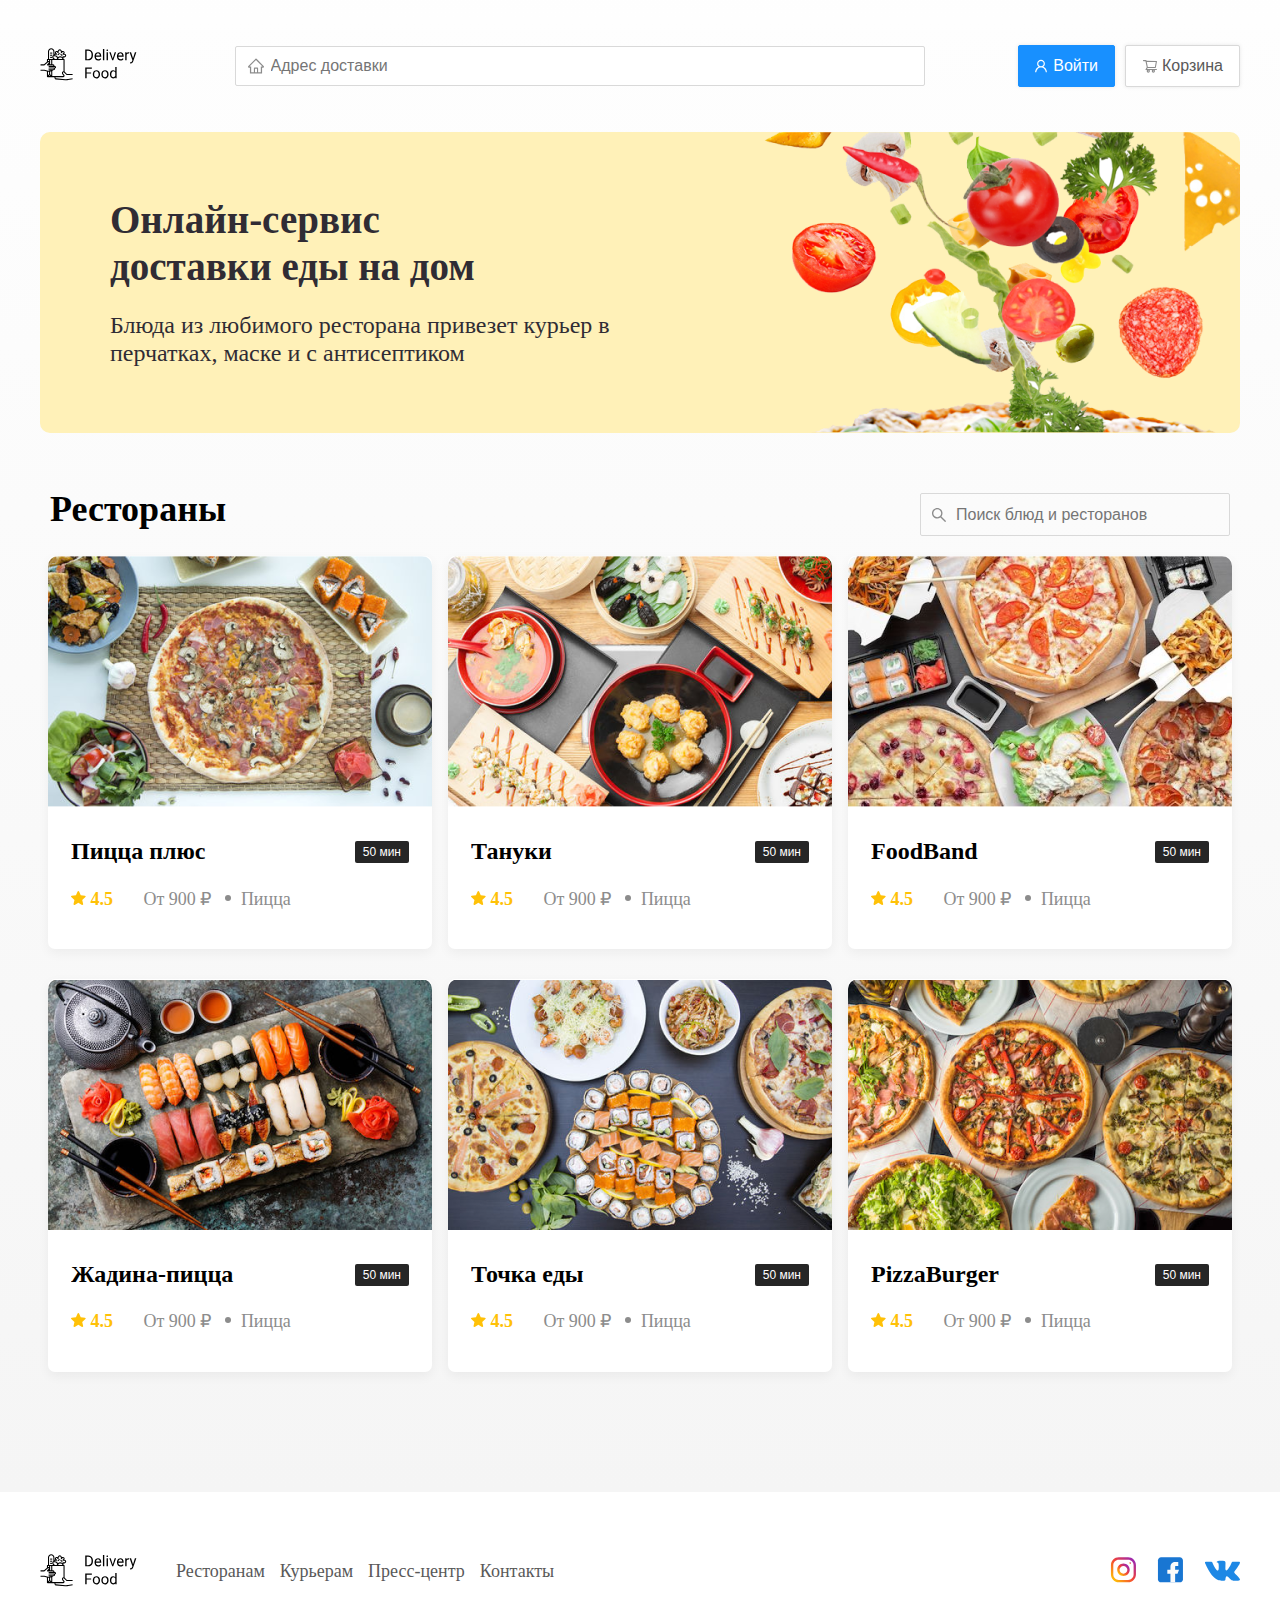
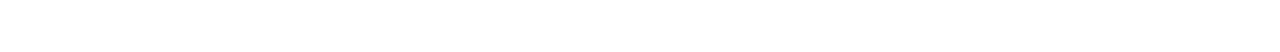
<file: index.html>
<!DOCTYPE html>
<html lang="ru">
<head>
    <meta charset="UTF-8">
    <meta name="viewport" content="width=device-width, initial-scale=1.0">
    <title>Delivery Food - доставка еды на дом</title>
    <link rel="stylesheet" href="./css/reset.css">
    <link rel="stylesheet" href="./css/main.css">
</head>
<body>

    <div class="container">

        <header class="header">

            <a href="#">
                <img class="logo" src="./img/header/logo.svg" alt="logo">
            </a>
            
            <input type="text" class="input search-input" placeholder="Адрес доставки">

            <div class="header__buttons">

                <button class="header-button header-button-primary">
                    <img class='header-button-icon' src="./img/header/Vector.svg" alt="user">
                    <span class="header-button-text">Войти</span> 
                </button>

                <button class="header-button" data-basket>
                    <img class="header-shopping-card" src="./img/header/shopping-cart.svg" alt="shopping cart">
                    <span class="header-button-text">Корзина</span>
                </button>

            </div>

        </header>

        <!-- Section promo -->
        <section class="promo">

            <div class="promo-desrc">
                <h1 class="promo-desrc__heading">Онлайн-сервис доставки еды на дом</h1>
                <p class="promo-descr__text">Блюда из любимого ресторана привезет курьер в перчатках, маске и с антисептиком</p>
            </div>

        </section>
        <!-- // Section promo -->

        <!-- div restaurants -->
        <div class="restaurants">

            <div class="restaurants__content-head">
                <span>Рестораны</span>
                <input class="input restaurant__search" type="text" placeholder="Поиск блюд и ресторанов">
            </div>

            <div class="restaurants__card-wrapper">

                <!-- card item pizza-plus -->
                <div class="restaurants__card">

                    <a href="#" class="restaurants__card-img">
                        <img src="./img/restaurants/pizza-plus.png" alt="Пицца плюс">
                    </a>

                    <div class="restaurants__card-info">

                        <div class="restaurants__card-name">
                            <span>Пицца плюс</span>
                            <span class="restaurants__card-time">50 мин</span>
                        </div>

                        <div class="restaurants__card-mini-info">
                            <span class="restaurants__card-rating">
                                <img src="./img/restaurants/star.svg" alt="star rating">
                                4.5
                            </span>
                            <span class="restaurants__card-price">От 900 ₽</span>
                            <span class="restaurants__card-food">Пицца</span>
                        </div>

                    </div>

                </div>
                <!-- // card item pizza-plus -->

                <!-- card item tanuki -->
                <div class="restaurants__card">

                    <a href="./html/tanuki-restaurant.html" class="restaurants__card-img">
                        <img src="./img/restaurants/tanuki.png" alt="Тануки">
                    </a>

                    <div class="restaurants__card-info">

                        <div class="restaurants__card-name">
                            <span>Тануки</span>
                            <span class="restaurants__card-time">50 мин</span>
                        </div>

                        <div class="restaurants__card-mini-info">
                            <span class="restaurants__card-rating">
                                <img src="./img/restaurants/star.svg" alt="star rating">
                                4.5
                            </span>
                            <span class="restaurants__card-price">От 900 ₽</span>
                            <span class="restaurants__card-food">Пицца</span>
                        </div>

                    </div>

                </div>
                <!-- // card item tanuki -->

                <!-- card item FoodBand -->
                <div class="restaurants__card">

                    <a href="#" class="restaurants__card-img">
                        <img src="./img/restaurants/FoodBand.png" alt="FoodBand">
                    </a>

                    <div class="restaurants__card-info">

                        <div class="restaurants__card-name">
                            <span>FoodBand</span>
                            <span class="restaurants__card-time">50 мин</span>
                        </div>

                        <div class="restaurants__card-mini-info">
                            <span class="restaurants__card-rating">
                                <img src="./img/restaurants/star.svg" alt="star rating">
                                4.5
                            </span>
                            <span class="restaurants__card-price">От 900 ₽</span>
                            <span class="restaurants__card-food">Пицца</span>
                        </div>

                    </div>

                </div>
                <!-- // card item FoodBand -->

                <!-- card item Greedy-Pizza -->
                <div class="restaurants__card">

                    <a href="#" class="restaurants__card-img">
                        <img src="./img/restaurants/Greedy-Pizza.png" alt="Greedy Pizza">
                    </a>

                    <div class="restaurants__card-info">

                        <div class="restaurants__card-name">
                            <span>Жадина-пицца</span>
                            <span class="restaurants__card-time">50 мин</span>
                        </div>

                        <div class="restaurants__card-mini-info">
                            <span class="restaurants__card-rating">
                                <img src="./img/restaurants/star.svg" alt="star rating">
                                4.5
                            </span>
                            <span class="restaurants__card-price">От 900 ₽</span>
                            <span class="restaurants__card-food">Пицца</span>
                        </div>

                    </div>

                </div>
                <!-- // card item Greedy-Pizza -->

                <!-- card item food-point -->
                <div class="restaurants__card">

                    <a href="#" class="restaurants__card-img">
                        <img src="./img/restaurants/food-point.png" alt="Точка еды">
                    </a>

                    <div class="restaurants__card-info">

                        <div class="restaurants__card-name">
                            <span>Точка еды</span>
                            <span class="restaurants__card-time">50 мин</span>
                        </div>

                        <div class="restaurants__card-mini-info">
                            <span class="restaurants__card-rating">
                                <img src="./img/restaurants/star.svg" alt="star rating">
                                4.5
                            </span>
                            <span class="restaurants__card-price">От 900 ₽</span>
                            <span class="restaurants__card-food">Пицца</span>
                        </div>

                    </div>

                </div>
                <!-- // card item food-point -->

                <!-- card item PizzaBurger -->
                <div class="restaurants__card">

                    <a href="#" class="restaurants__card-img">
                        <img src="./img/restaurants/PizzaBurger.png" alt="PizzaBurger">
                    </a>

                    <div class="restaurants__card-info">

                        <div class="restaurants__card-name">
                            <span>PizzaBurger</span>
                            <span class="restaurants__card-time">50 мин</span>
                        </div>

                        <div class="restaurants__card-mini-info">
                            <span class="restaurants__card-rating">
                                <img src="./img/restaurants/star.svg" alt="star rating">
                                4.5
                            </span>
                            <span class="restaurants__card-price">От 900 ₽</span>
                            <span class="restaurants__card-food">Пицца</span>
                        </div>

                    </div>

                </div>
                <!-- // card item PizzaBurger -->

            </div>

        </div>
        <!-- // div restaurants -->

        <!-- <div class="shadow"></div> -->

        <!-- modal -->
        <div class="modal-wrapper none" data-close>
            <div class="modal">
                <div class="modal__heading">
                    <span class='modal__basket'>Корзина</span>
                    <img src='../img/header/group.svg' class="modal__circle" data-close>
                </div>
                
                <!-- product list -->
                <div class="modal__orders">
            
                    <!-- item default -->
                    <div class="modal__orders-default">
                    <p>Корзина пуста</p>
                    </div>
                    <!-- // item default -->
                
                </div>
                <!-- // product list -->
            
                <div class="modal__footer">
                    <div class="modal__sum">0 ₽</div>
                    <div class="modal__footer-buttons">
                        <button class="modal__checkout">Оформить заказ</button>
                        <button class="modal__canceling" data-close>Отмена</button>
                    </div>
                </div>
            </div>
        </div>
        <!-- // modal -->

        <!-- footer -->
        <footer class="footer">

            <div class="footer-nav">

                <a class="footer__link-logo" href="#">
                    <img class="logo" src="./img/header/logo.svg" alt="logo">
                </a>

                <nav class="footer-nav--page">
                    <a href="#">Ресторанам</a>
                    <a href="#">Курьерам</a>
                    <a href="#">Пресс-центр</a>
                    <a href="#">Контакты</a>
                </nav>

            </div>
            
            <div class="footer__social-icons">
                <a href="#"><img src="./img/footer/instagram.svg" alt="instagram"></a>
                <a href="#"><img src="./img/footer/facebook.svg" alt="facebook"></a>
                <a href="#"><img src="./img/footer/vk.svg" alt="vk"></a>
            </div>

        </footer>
        <!-- // footer -->
    </div>

    <script src="./js/basket.js"></script>
</body>
</html>
</file>
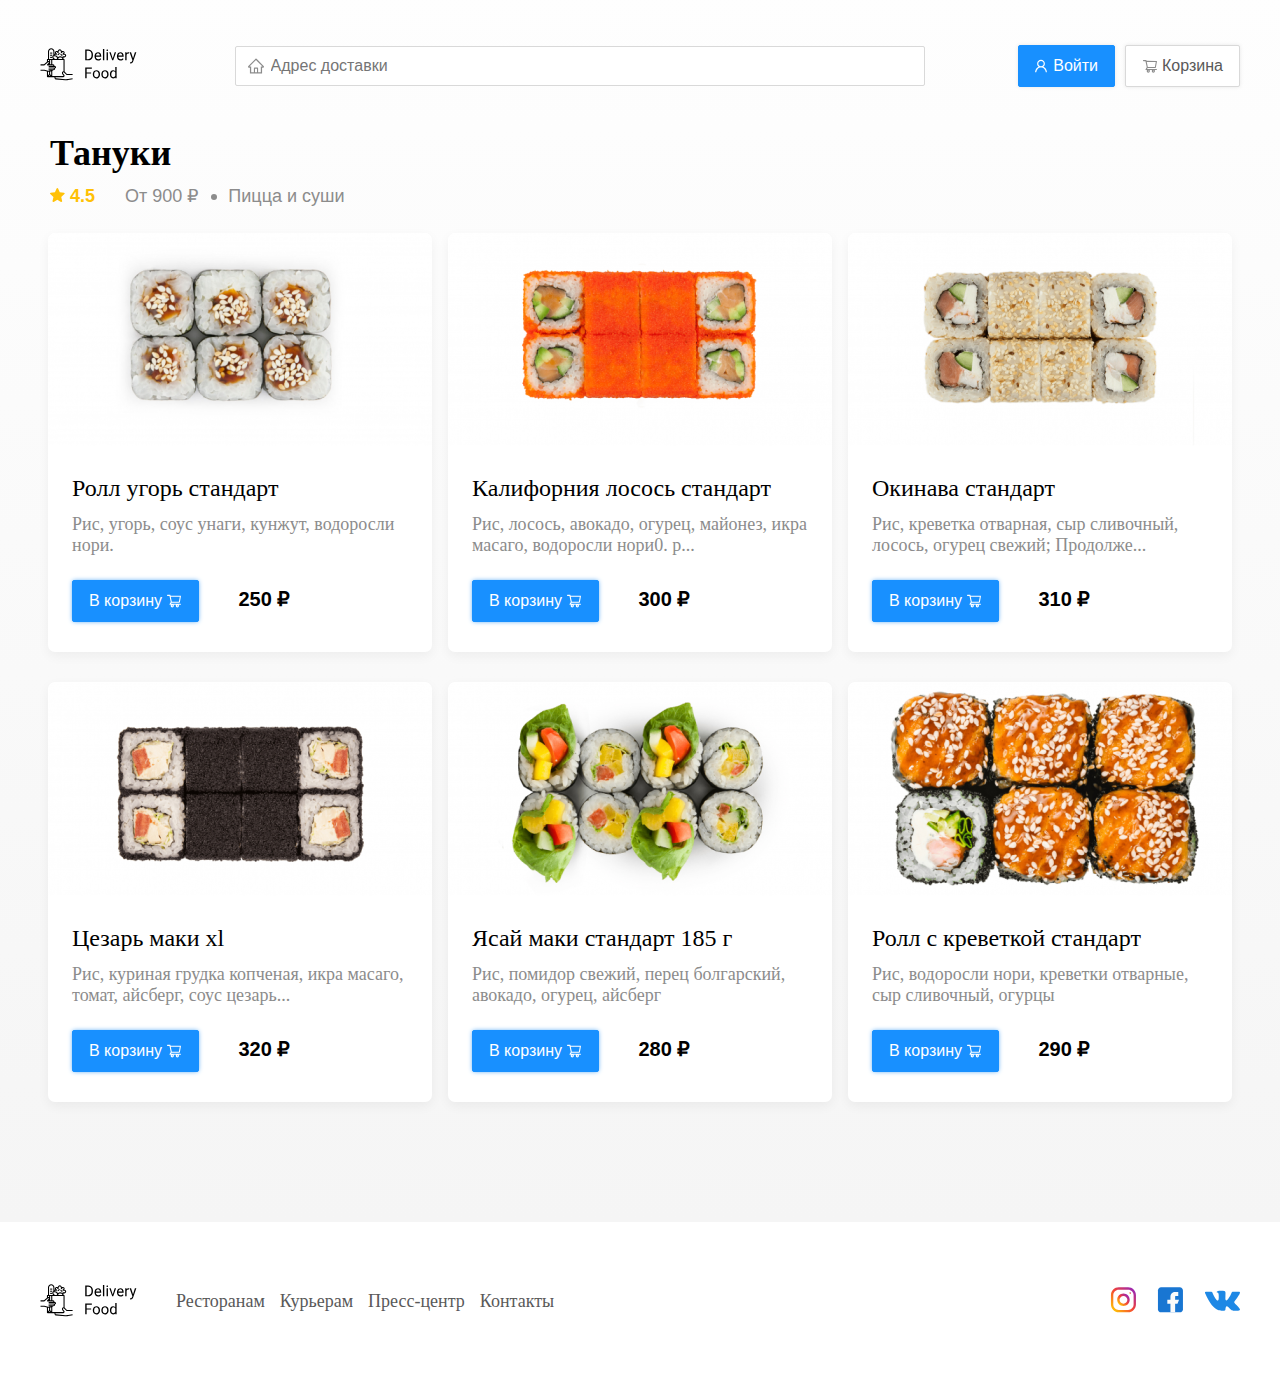
<file: html/tanuki-restaurant.html>
<!DOCTYPE html>
<html lang="ru">
<head>
    <meta charset="UTF-8">
    <meta name="viewport" content="width=device-width, initial-scale=1.0">
    <title>Delivery Food - доставка еды на дом</title>
    <link rel="stylesheet" href="../css/reset.css">
    <link rel="stylesheet" href="../css/restaurants.css">
</head>
<body>

    <div class="container">

        <header class="header">

            <a href="../index.html">
                <img class="logo" src="../img/header/logo.svg" alt="logo">
            </a>
            
            <input type="text" class="input search-input" placeholder="Адрес доставки">

            <div class="header__buttons">

                <button class="header-button header-button-primary">
                    <img class='header-button-icon' src="../img/header/Vector.svg" alt="user">
                    <span class="header-button-text">Войти</span> 
                </button>

                <button class="header-button" data-basket>
                    <img class="header-shopping-card" src="../img/header/shopping-cart.svg" alt="shopping cart">
                    <span class="header-button-text">Корзина</span>
                </button>

            </div>
            
        </header>

        <!-- div restaurants -->
        <div class="restaurants">

            <div class="restaurants__content-head">
                <h1>Тануки</h1>

                <div class="restaurants__card-mini-info">
                    <span class="restaurants__card-rating">
                        <img src="../img/restaurants/star.svg" alt="star rating">
                        4.5
                    </span>
                    <span class="restaurants__card-price">От 900 ₽</span>
                    <span class="restaurants__card-food">Пицца и суши</span>
                </div>

            </div>

            <div class="restaurants__card-wrapper"></div>

        </div>

        <!-- modal -->
        <div class="modal-wrapper none" data-close>
            <div class="modal">
                <div class="modal__heading">
                    <span class='modal__basket'>Корзина</span>
                    <img src='../img/header/group.svg' class="modal__circle" data-close>
                </div>
                
                <!-- product list -->
                <div class="modal__orders">
            
                    <!-- item default -->
                    <div class="modal__orders-default">
                    <p>Корзина пуста</p>
                    </div>
                    <!-- // item default -->
                
                </div>
                <!-- // product list -->
            
                <div class="modal__footer">
                    <div class="modal__sum">0 ₽</div>
                    <div class="modal__footer-buttons">
                        <button class="modal__checkout">Оформить заказ</button>
                        <button class="modal__canceling" data-close>Отмена</button>
                    </div>
                </div>
            </div>
        </div>
        <!-- // modal -->

        <!-- footer -->
        <footer class="footer">

            <div class="footer-nav">

                <a class="footer__link-logo" href="../index.html">
                    <img class="logo" src="../img/header/logo.svg" alt="logo">
                </a>

                <nav class="footer-nav--page">
                    <a href="#">Ресторанам</a>
                    <a href="#">Курьерам</a>
                    <a href="#">Пресс-центр</a>
                    <a href="#">Контакты</a>
                </nav>

            </div>
            
            <div class="footer__social-icons">
                <a href="#"><img src="../img/footer/instagram.svg" alt="instagram"></a>
                <a href="#"><img src="../img/footer/facebook.svg" alt="facebook"></a>
                <a href="#"><img src="../img/footer/vk.svg" alt="vk"></a>
            </div>

        </footer>
        <!-- // footer -->
    </div>
    
    <script src="../js/tanukiObg.js"></script>
    <script src="../js/basket.js"></script>
</body>
</html>
</file>
<file: css/main.css>
* {
  box-sizing: border-box;
}
body {
  margin: 0;
  font-family: 'Montserrat', sans-serif;
  position: relative;
}
img {
  max-width: 100%;
  height: auto;
}
.container {
  max-width: 1220px;
  padding: 0 10px;
  margin: auto;
  width: 100%;
}
.container::after {
  content: '';
  position: absolute;
  left: 0;
  right: 0;
  background: linear-gradient(180deg, rgba(245, 245, 245, 0) 1.04%, #f5f5f5 100%);
  height: 100%;
  z-index: -1;
  bottom: 252px;
}
@media (min-width: 500px) {
  .container::after {
    bottom: 145px;
  }
}
@media (min-width: 768px) {
  .container::after {
    bottom: 160px;
  }
}
.none {
  z-index: -20 !important;
  opacity: 0 !important;
}
.modal-wrapper {
  position: absolute;
  display: flex;
  justify-content: center;
  align-items: center;
  left: 0;
  top: 0;
  height: 100vh;
  width: 100%;
  background: rgba(0, 0, 0, 0.4);
  overflow: hidden;
  z-index: 100;
  opacity: 1;
}
.modal {
  max-width: 780px;
  width: 100%;
  background: #FFFFFF;
  border-radius: 5px;
  font-family: Roboto;
  font-style: normal;
  color: #000000;
  margin: 0 20px;
  padding: 20px 25px;
  max-height: calc 80vh;
}
@media (min-width: 578px) {
  .modal {
    padding: 40px 45px;
  }
}
.modal__heading {
  display: flex;
  justify-content: space-between;
  align-items: center;
  margin-bottom: 0;
}
@media (min-width: 578px) {
  .modal__heading {
    margin-bottom: 15px;
  }
}
.modal__basket {
  font-style: normal;
  font-weight: bold;
  font-size: 26px;
  line-height: 1.4;
}
@media (min-width: 578px) {
  .modal__basket {
    font-size: 36px;
  }
}
.modal__circle {
  width: 24px;
  height: 24px;
  background: #fff center;
  border-radius: 5px;
  border: none;
  background-size: cover;
  outline: 0;
  cursor: pointer;
}
.modal__orders {
  overflow: hidden;
  display: inline-block;
  width: 100%;
  overflow: overlay;
  max-height: 300px;
  margin: 15px 0;
}
@media (min-width: 578px) {
  .modal__orders {
    max-height: 400px;
    margin: 30px 0;
  }
}
.modal__orders-item {
  padding: 0 15px 8px 0;
  border-bottom: 1px solid #D9D9D9;
  margin-top: 15px;
  overflow: hidden;
}
.modal__item-name {
  margin-right: auto;
  line-height: 1.2;
  font-weight: normal;
  font-size: 18px;
  line-height: 1.8;
  display: block;
}
@media (min-width: 578px) {
  .modal__item-name {
    display: inline-block;
  }
}
.modal__item-price {
  margin-left: auto;
  font-weight: bold;
  font-size: 20px;
  line-height: 1.6;
  float: right;
  font-family: sans-serif;
  margin-right: 10px;
  margin-top: 10px;
}
@media (min-width: 578px) {
  .modal__item-price {
    margin-right: 45px;
    margin-top: 0;
  }
}
.modal__item-counter {
  display: inline-flex;
  justify-content: space-between;
  align-items: center;
  font-family: sans-serif;
  float: left;
  margin-top: 10px;
}
@media (min-width: 578px) {
  .modal__item-counter {
    float: right;
    margin-top: 0;
  }
}
.modal__item-counter button {
  padding: 5px 16px;
  color: #40A9FF;
  outline: 0;
  background: #fff;
  border: 1px solid #40A9FF;
  box-sizing: border-box;
  border-radius: 2px;
  font-size: 18px;
  cursor: pointer;
}
.modal__item-counter button:hover {
  box-shadow: 0 0 9px -4px #4a99e4;
}
.modal__item-counter button:focus {
  outline: 0;
  box-shadow: 0 0 9px -4px #4a99e4;
  background: rgba(247, 247, 247, 0.829);
  border: 1px solid #1380e6;
}
.modal__item-counter span {
  color: black;
  font-weight: normal;
  font-size: 16px;
  line-height: 24px;
  margin: 0 13px;
}
.modal__footer {
  display: flex;
  justify-content: space-between;
  margin-top: 20px;
  align-items: center;
  margin-top: 0;
  text-align: center;
  flex-wrap: wrap;
}
@media (min-width: 578px) {
  .modal__footer {
    flex-wrap: nowrap;
  }
}
.modal__sum {
  background: #262626;
  color: #fff;
  border-radius: 5px;
  font-weight: bold;
  font-family: sans-serif;
  margin-right: 10px;
  display: inline-block;
  margin-bottom: 10px;
  padding: 10px 15px;
}
@media (min-width: 578px) {
  .modal__sum {
    margin-bottom: 0;
    padding: 15px 20px;
    margin-right: 0;
  }
}
.modal__footer-buttons {
  display: inline-block;
}
.modal__checkout {
  background: #1890FF;
  border-radius: 2px;
  color: #fff;
  font-size: 16px;
  line-height: 24px;
  outline: 0;
  border: 1px solid #1781e4;
  cursor: pointer;
  margin-bottom: 10px;
  margin-right: 0;
  padding: 5px 9px;
}
.modal__checkout:hover {
  box-shadow: 0 0 7px 0px #2892f3;
}
.modal__checkout:focus {
  outline: 0;
  box-shadow: 0 0 7px 0px #2894f8;
  background: #1b83e4;
  border: 1px solid #1380e6;
}
@media (min-width: 578px) {
  .modal__checkout {
    margin-right: 18px;
    margin-bottom: 0;
    padding: 8px 16px;
  }
}
.modal__canceling {
  background: #FFFFFF;
  border: 1px solid #D9D9D9;
  box-sizing: border-box;
  border-radius: 2px;
  font-size: 16px;
  line-height: 24px;
  cursor: pointer;
  padding: 5px 9px;
}
@media (min-width: 578px) {
  .modal__canceling {
    padding: 8px 16px;
  }
}
.modal__orders-default {
  display: none;
  font-size: 21px;
  line-height: 1.5;
}
.header {
  display: flex;
  flex-direction: column;
  padding: 20px 0;
  align-items: center;
  justify-content: center;
}
@media (min-width: 678px) {
  .header {
    flex-direction: row;
    align-items: center;
    justify-content: space-between;
    padding: 45px 0;
  }
}
.header > a {
  min-width: 100px;
}
.search-input {
  background: #FFFFFF;
  border: 1px solid #D9D9D9;
  border-radius: 2px;
  height: 40px;
  font-size: 16px;
  line-height: 1.2;
  background-image: url(../img/header/home.svg);
  background-repeat: no-repeat;
  background-position: left 11px center;
  width: 100%;
  max-width: 85%;
  margin: 20px;
  padding: 11px 20px 11px 35px;
}
@media (min-width: 678px) {
  .search-input {
    max-width: 690px;
    padding: 11px 35px;
    margin: 0 20px;
  }
}
.header__buttons {
  display: flex;
  width: 85%;
  justify-content: space-between;
}
@media (min-width: 678px) {
  .header__buttons {
    width: auto;
    justify-content: center;
  }
}
.header-button {
  display: flex;
  align-items: center;
  float: right;
  padding: 8px 16px;
  background: #FFFFFF;
  border: 1px solid #D9D9D9;
  box-shadow: 0px 0px 4px rgba(0, 0, 0, 0.089);
  border-radius: 2px;
  line-height: 1.5;
  color: #595959;
  cursor: pointer;
  min-width: 115px;
  transition: 0.3s ease-out;
  max-height: 42px;
}
.header-button:hover {
  box-shadow: 0 0px 9px 2px #beacac1f;
  background: #beacac1f;
  border-color: #beacac3b;
}
.header-button:first-child {
  margin-right: 10px;
}
.header-button-primary {
  background: #1890ff;
  border: 1px solid #1890ff;
  color: #fff;
  float: left;
  min-width: 96px;
}
.header-button-primary:hover {
  box-shadow: 0 0px 9px -1px #2990ef;
  background: #2990ef;
}
.header-button-primary:focus {
  outline: 0;
  border: 2px solid #2a78c2;
}
.header-button-text {
  font-family: sans-serif;
  font-style: normal;
  font-weight: normal;
  font-size: 16px;
}
.header-button-icon {
  margin-right: 6px;
}
.header-shopping-card {
  margin-right: 4px;
}
.footer {
  display: flex;
  flex-direction: column;
  align-items: center;
  justify-content: center;
  padding: 20px 0;
}
@media (min-width: 768px) {
  .footer {
    padding: 60px 0;
    justify-content: space-between;
    align-items: center;
    flex-direction: row;
  }
}
.footer__link-logo {
  margin-right: 0;
  float: left;
  margin-bottom: 5px;
}
@media (min-width: 768px) {
  .footer__link-logo {
    margin-right: 35px;
    margin-bottom: 0;
  }
}
.footer-nav {
  display: flex;
  flex-direction: column;
  align-items: center;
  justify-content: center;
  margin-bottom: 10px;
}
@media (min-width: 768px) {
  .footer-nav {
    flex-direction: row;
    align-items: center;
    margin-bottom: 0;
  }
}
.footer-nav--page {
  height: 100%;
  display: flex;
  flex-direction: column;
  justify-content: center;
  text-align: center;
}
@media (min-width: 500px) {
  .footer-nav--page {
    align-items: center;
    flex-direction: row;
    text-align: left;
  }
}
.footer-nav--page a {
  font-family: Roboto;
  font-style: normal;
  font-weight: normal;
  font-size: 18px;
  line-height: 21px;
  color: #595959;
  text-decoration: none;
}
.footer-nav--page a:hover {
  color: #8b3825;
}
.footer-nav--page a:not(:last-child) {
  display: inline-block;
  margin-right: 0;
  margin-bottom: 15px;
}
@media (min-width: 500px) {
  .footer-nav--page a:not(:last-child) {
    margin-right: 15px;
    margin-bottom: 0;
  }
}
.footer__social-icons {
  display: flex;
  justify-content: space-between;
  align-items: center;
}
.footer__social-icons a:not(:last-child) {
  margin-right: 21px;
}
.promo {
  background: #fff1b8 url(../img/promo/svetik-removebg-preview.png);
  background-position: right center;
  background-repeat: no-repeat;
  border-radius: 10px;
  background-size: cover;
  position: relative;
}
.promo:after {
  content: '';
  position: absolute;
  left: 0;
  bottom: 0;
  height: 100%;
  width: 100%;
  background: rgba(226, 249, 255, 0.39);
  z-index: 1;
}
@media (min-width: 480px) {
  .promo {
    background-size: contain;
  }
  .promo:after {
    background: none;
  }
}
.promo-desrc {
  max-width: 100%;
  font-family: Roboto;
  font-style: normal;
  color: #302C34;
  position: relative;
  padding: 20px 30px;
  z-index: 2;
}
@media (min-width: 480px) {
  .promo-desrc {
    max-width: 400px;
  }
}
@media (min-width: 678px) {
  .promo-desrc {
    padding: 20px;
    max-width: 450px;
  }
}
@media (min-width: 920px) {
  .promo-desrc {
    padding: 65px 0 65px 70px;
    max-width: 50%;
  }
}
.promo-desrc__heading {
  max-width: 404px;
  font-weight: bold;
  line-height: 1.2;
  font-size: 20px;
}
@media (min-width: 678px) {
  .promo-desrc__heading {
    font-size: 39px;
  }
}
.promo-descr__text {
  display: inline-block;
  font-weight: normal;
  line-height: 1.2;
  margin-top: 20px;
  font-size: 19px;
}
@media (min-width: 678px) {
  .promo-descr__text {
    font-size: 24px;
  }
}
.restaurants {
  margin: 50px 0 0;
  font-family: Roboto;
  font-style: normal;
  font-weight: bold;
  color: #000000;
  position: relative;
}
.restaurants__content-head {
  margin-bottom: 20px;
  overflow: hidden;
  display: flex;
  flex-direction: column;
  align-items: center;
  justify-content: center;
  padding: 0 20px;
}
@media (min-width: 1240px) {
  .restaurants__content-head {
    padding: 0 10px;
    display: block;
  }
}
.restaurants__content-head span {
  font-size: 36px;
  line-height: 42px;
  margin-top: 5px;
}
@media (min-width: 678px) {
  .restaurants__content-head span {
    float: left;
  }
}
.restaurant__search {
  display: block;
  max-width: 350px;
  width: 100%;
  background: url(../img/promo/Vector.svg) no-repeat;
  background-position: left 10px center;
  border: 1px solid #D9D9D9;
  border-radius: 2px;
  padding: 11px 20px 11px 35px;
  margin-top: 10px;
  font-family: sans-serif;
  font-size: 16px;
  line-height: 1.2;
}
@media (min-width: 678px) {
  .restaurant__search {
    max-width: 450px;
  }
}
@media (min-width: 1240px) {
  .restaurant__search {
    display: inherit;
    margin-left: 20px;
    max-width: 310px;
    float: right;
  }
}
.restaurants__card-wrapper {
  display: flex;
  flex-wrap: wrap;
  padding-bottom: 50px;
  justify-content: center;
}
@media (min-width: 678px) {
  .restaurants__card-wrapper {
    justify-content: space-around;
    padding-bottom: 70px;
  }
}
@media (min-width: 1240px) {
  .restaurants__card-wrapper {
    justify-content: space-between;
    padding-bottom: 90px;
  }
}
.restaurants__card {
  background: #FFFFFF;
  box-shadow: 0px 4px 12px rgba(0, 0, 0, 0.05);
  border-radius: 7px;
  width: 250px;
  margin: 0 5px 30px;
  max-width: 384px;
  transition: 0.3s ease-out;
}
@media (min-width: 678px) {
  .restaurants__card {
    margin: 0 8px 30px;
    width: 290px;
  }
}
@media (min-width: 920px) {
  .restaurants__card {
    margin-bottom: 30px;
    width: auto;
  }
}
.restaurants__card:hover {
  box-shadow: 0px 4px 15px 2px rgba(0, 0, 0, 0.09);
  transform: scale(1.01);
}
.restaurants__card:hover .restaurants__card-img img {
  transform: scale(1.01);
}
.restaurants__card-img {
  display: block;
  overflow: hidden;
  border-radius: 10px 10px 0 0;
}
.restaurants__card-img img {
  object-fit: cover;
  transition: 0.3s ease-out;
}
.restaurants__card-info {
  padding: 20px 23px 35px;
}
.restaurants__card-name {
  margin-bottom: 10px;
  overflow: hidden;
  display: flex;
  justify-content: space-between;
  align-items: center;
}
.restaurants__card-name span:first-child {
  float: left;
  line-height: 1.8;
  font-size: 17px;
}
@media (min-width: 678px) {
  .restaurants__card-name span:first-child {
    font-size: 18px;
  }
}
@media (min-width: 920px) {
  .restaurants__card-name span:first-child {
    font-size: 24px;
  }
}
.restaurants__card-time {
  float: right;
  background: #262626;
  border-radius: 2px;
  font-family: sans-serif;
  font-style: normal;
  font-weight: normal;
  color: #FFFFFF;
  font-size: 12px;
  line-height: 20px;
  padding: 1px 8px;
}
.restaurants__card-mini-info {
  font-style: normal;
  font-weight: normal;
  font-size: 18px;
  line-height: 1.7px;
  color: #8C8C8C;
  display: flex;
  flex-direction: column;
  justify-content: center;
}
@media (min-width: 920px) {
  .restaurants__card-mini-info {
    display: block;
  }
}
.restaurants__card-mini-info span:not(:last-child) {
  margin-bottom: 10px;
}
@media (min-width: 920px) {
  .restaurants__card-mini-info span:not(:last-child) {
    margin-bottom: 0;
  }
}
.restaurants__card-rating {
  font-size: 18px;
  color: #FFC107;
  margin-right: 26px;
  font-weight: bold;
  line-height: 1;
}
@media (min-width: 920px) {
  .restaurants__card-rating {
    line-height: 1.7;
  }
}
.restaurants__card-price {
  margin-right: 25px;
  line-height: 1;
}
.restaurants__card-food {
  position: relative;
  line-height: 1;
  max-width: 100%;
}
.restaurants__card-food:before {
  display: none;
  content: '';
  position: absolute;
  width: 6px;
  height: 6px;
  border-radius: 50%;
  background: #8C8C8C;
  left: -16px;
  bottom: 8px;
}
@media (min-width: 920px) {
  .restaurants__card-food::before {
    display: block;
  }
}
@media (min-width: 920px) {
  .restaurants__card-food {
    max-width: 160px;
  }
}
</file>
<file: css/restaurants.css>
* {
  box-sizing: border-box;
}
body {
  margin: 0;
  font-family: 'Montserrat', sans-serif;
  position: relative;
}
img {
  max-width: 100%;
  height: auto;
}
.container {
  max-width: 1220px;
  padding: 0 10px;
  margin: auto;
  width: 100%;
}
.container::after {
  content: '';
  position: absolute;
  left: 0;
  right: 0;
  background: linear-gradient(180deg, rgba(245, 245, 245, 0) 1.04%, #f5f5f5 100%);
  height: 100%;
  z-index: -1;
  bottom: 252px;
}
@media (min-width: 500px) {
  .container::after {
    bottom: 145px;
  }
}
@media (min-width: 768px) {
  .container::after {
    bottom: 160px;
  }
}
.none {
  z-index: -20 !important;
  opacity: 0 !important;
}
.modal-wrapper {
  position: absolute;
  display: flex;
  justify-content: center;
  align-items: center;
  left: 0;
  top: 0;
  height: 100vh;
  width: 100%;
  background: rgba(0, 0, 0, 0.4);
  overflow: hidden;
  z-index: 100;
  opacity: 1;
}
.modal {
  max-width: 780px;
  width: 100%;
  background: #FFFFFF;
  border-radius: 5px;
  font-family: Roboto;
  font-style: normal;
  color: #000000;
  margin: 0 20px;
  padding: 20px 25px;
  max-height: calc 80vh;
}
@media (min-width: 578px) {
  .modal {
    padding: 40px 45px;
  }
}
.modal__heading {
  display: flex;
  justify-content: space-between;
  align-items: center;
  margin-bottom: 0;
}
@media (min-width: 578px) {
  .modal__heading {
    margin-bottom: 15px;
  }
}
.modal__basket {
  font-style: normal;
  font-weight: bold;
  font-size: 26px;
  line-height: 1.4;
}
@media (min-width: 578px) {
  .modal__basket {
    font-size: 36px;
  }
}
.modal__circle {
  width: 24px;
  height: 24px;
  background: #fff center;
  border-radius: 5px;
  border: none;
  background-size: cover;
  outline: 0;
  cursor: pointer;
}
.modal__orders {
  overflow: hidden;
  display: inline-block;
  width: 100%;
  overflow: overlay;
  max-height: 300px;
  margin: 15px 0;
}
@media (min-width: 578px) {
  .modal__orders {
    max-height: 400px;
    margin: 30px 0;
  }
}
.modal__orders-item {
  padding: 0 15px 8px 0;
  border-bottom: 1px solid #D9D9D9;
  margin-top: 15px;
  overflow: hidden;
}
.modal__item-name {
  margin-right: auto;
  line-height: 1.2;
  font-weight: normal;
  font-size: 18px;
  line-height: 1.8;
  display: block;
}
@media (min-width: 578px) {
  .modal__item-name {
    display: inline-block;
  }
}
.modal__item-price {
  margin-left: auto;
  font-weight: bold;
  font-size: 20px;
  line-height: 1.6;
  float: right;
  font-family: sans-serif;
  margin-right: 10px;
  margin-top: 10px;
}
@media (min-width: 578px) {
  .modal__item-price {
    margin-right: 45px;
    margin-top: 0;
  }
}
.modal__item-counter {
  display: inline-flex;
  justify-content: space-between;
  align-items: center;
  font-family: sans-serif;
  float: left;
  margin-top: 10px;
}
@media (min-width: 578px) {
  .modal__item-counter {
    float: right;
    margin-top: 0;
  }
}
.modal__item-counter button {
  padding: 5px 16px;
  color: #40A9FF;
  outline: 0;
  background: #fff;
  border: 1px solid #40A9FF;
  box-sizing: border-box;
  border-radius: 2px;
  font-size: 18px;
  cursor: pointer;
}
.modal__item-counter button:hover {
  box-shadow: 0 0 9px -4px #4a99e4;
}
.modal__item-counter button:focus {
  outline: 0;
  box-shadow: 0 0 9px -4px #4a99e4;
  background: rgba(247, 247, 247, 0.829);
  border: 1px solid #1380e6;
}
.modal__item-counter span {
  color: black;
  font-weight: normal;
  font-size: 16px;
  line-height: 24px;
  margin: 0 13px;
}
.modal__footer {
  display: flex;
  justify-content: space-between;
  margin-top: 20px;
  align-items: center;
  margin-top: 0;
  text-align: center;
  flex-wrap: wrap;
}
@media (min-width: 578px) {
  .modal__footer {
    flex-wrap: nowrap;
  }
}
.modal__sum {
  background: #262626;
  color: #fff;
  border-radius: 5px;
  font-weight: bold;
  font-family: sans-serif;
  margin-right: 10px;
  display: inline-block;
  margin-bottom: 10px;
  padding: 10px 15px;
}
@media (min-width: 578px) {
  .modal__sum {
    margin-bottom: 0;
    padding: 15px 20px;
    margin-right: 0;
  }
}
.modal__footer-buttons {
  display: inline-block;
}
.modal__checkout {
  background: #1890FF;
  border-radius: 2px;
  color: #fff;
  font-size: 16px;
  line-height: 24px;
  outline: 0;
  border: 1px solid #1781e4;
  cursor: pointer;
  margin-bottom: 10px;
  margin-right: 0;
  padding: 5px 9px;
}
.modal__checkout:hover {
  box-shadow: 0 0 7px 0px #2892f3;
}
.modal__checkout:focus {
  outline: 0;
  box-shadow: 0 0 7px 0px #2894f8;
  background: #1b83e4;
  border: 1px solid #1380e6;
}
@media (min-width: 578px) {
  .modal__checkout {
    margin-right: 18px;
    margin-bottom: 0;
    padding: 8px 16px;
  }
}
.modal__canceling {
  background: #FFFFFF;
  border: 1px solid #D9D9D9;
  box-sizing: border-box;
  border-radius: 2px;
  font-size: 16px;
  line-height: 24px;
  cursor: pointer;
  padding: 5px 9px;
}
@media (min-width: 578px) {
  .modal__canceling {
    padding: 8px 16px;
  }
}
.modal__orders-default {
  display: none;
  font-size: 21px;
  line-height: 1.5;
}
.header {
  display: flex;
  flex-direction: column;
  padding: 20px 0;
  align-items: center;
  justify-content: center;
}
@media (min-width: 678px) {
  .header {
    flex-direction: row;
    align-items: center;
    justify-content: space-between;
    padding: 45px 0;
  }
}
.header > a {
  min-width: 100px;
}
.search-input {
  background: #FFFFFF;
  border: 1px solid #D9D9D9;
  border-radius: 2px;
  height: 40px;
  font-size: 16px;
  line-height: 1.2;
  background-image: url(../img/header/home.svg);
  background-repeat: no-repeat;
  background-position: left 11px center;
  width: 100%;
  max-width: 85%;
  margin: 20px;
  padding: 11px 20px 11px 35px;
}
@media (min-width: 678px) {
  .search-input {
    max-width: 690px;
    padding: 11px 35px;
    margin: 0 20px;
  }
}
.header__buttons {
  display: flex;
  width: 85%;
  justify-content: space-between;
}
@media (min-width: 678px) {
  .header__buttons {
    width: auto;
    justify-content: center;
  }
}
.header-button {
  display: flex;
  align-items: center;
  float: right;
  padding: 8px 16px;
  background: #FFFFFF;
  border: 1px solid #D9D9D9;
  box-shadow: 0px 0px 4px rgba(0, 0, 0, 0.089);
  border-radius: 2px;
  line-height: 1.5;
  color: #595959;
  cursor: pointer;
  min-width: 115px;
  transition: 0.3s ease-out;
  max-height: 42px;
}
.header-button:hover {
  box-shadow: 0 0px 9px 2px #beacac1f;
  background: #beacac1f;
  border-color: #beacac3b;
}
.header-button:first-child {
  margin-right: 10px;
}
.header-button-primary {
  background: #1890ff;
  border: 1px solid #1890ff;
  color: #fff;
  float: left;
  min-width: 96px;
}
.header-button-primary:hover {
  box-shadow: 0 0px 9px -1px #2990ef;
  background: #2990ef;
}
.header-button-primary:focus {
  outline: 0;
  border: 2px solid #2a78c2;
}
.header-button-text {
  font-family: sans-serif;
  font-style: normal;
  font-weight: normal;
  font-size: 16px;
}
.header-button-icon {
  margin-right: 6px;
}
.header-shopping-card {
  margin-right: 4px;
}
.footer {
  display: flex;
  flex-direction: column;
  align-items: center;
  justify-content: center;
  padding: 20px 0;
}
@media (min-width: 768px) {
  .footer {
    padding: 60px 0;
    justify-content: space-between;
    align-items: center;
    flex-direction: row;
  }
}
.footer__link-logo {
  margin-right: 0;
  float: left;
  margin-bottom: 5px;
}
@media (min-width: 768px) {
  .footer__link-logo {
    margin-right: 35px;
    margin-bottom: 0;
  }
}
.footer-nav {
  display: flex;
  flex-direction: column;
  align-items: center;
  justify-content: center;
  margin-bottom: 10px;
}
@media (min-width: 768px) {
  .footer-nav {
    flex-direction: row;
    align-items: center;
    margin-bottom: 0;
  }
}
.footer-nav--page {
  height: 100%;
  display: flex;
  flex-direction: column;
  justify-content: center;
  text-align: center;
}
@media (min-width: 500px) {
  .footer-nav--page {
    align-items: center;
    flex-direction: row;
    text-align: left;
  }
}
.footer-nav--page a {
  font-family: Roboto;
  font-style: normal;
  font-weight: normal;
  font-size: 18px;
  line-height: 21px;
  color: #595959;
  text-decoration: none;
}
.footer-nav--page a:hover {
  color: #8b3825;
}
.footer-nav--page a:not(:last-child) {
  display: inline-block;
  margin-right: 0;
  margin-bottom: 15px;
}
@media (min-width: 500px) {
  .footer-nav--page a:not(:last-child) {
    margin-right: 15px;
    margin-bottom: 0;
  }
}
.footer__social-icons {
  display: flex;
  justify-content: space-between;
  align-items: center;
}
.footer__social-icons a:not(:last-child) {
  margin-right: 21px;
}
.restaurants__content-head {
  margin-bottom: 20px;
  overflow: hidden;
  display: flex;
  flex-direction: column;
  align-items: flex-start;
  justify-content: center;
  padding: 0 7%;
}
@media (min-width: 585px) {
  .restaurants__content-head {
    align-items: center;
  }
}
@media (min-width: 1240px) {
  .restaurants__content-head {
    padding: 0 10px;
    display: block;
  }
}
.restaurants__content-head h1 {
  margin-right: 30px;
  font-family: Roboto;
  font-style: normal;
  font-weight: bold;
  line-height: 1.2;
  font-size: 27px;
  color: #000000;
}
@media (min-width: 585px) {
  .restaurants__content-head h1 {
    font-size: 36px;
  }
}
.restaurants__card-mini-info {
  font-size: 18px;
  color: #8C8C8C;
  font-style: normal;
  font-weight: normal;
  margin-top: 5px;
}
.restaurants__card-price::after {
  content: '';
  position: absolute;
  right: -19px;
  top: 8px;
  width: 6px;
  height: 6px;
  border-radius: 50%;
  background: #8C8C8C;
}
.restaurants__card-mini-info span:not(:last-child) {
  line-height: 1.8;
  margin-right: 25px;
  position: relative;
}
.restaurants__card-rating {
  color: #FFC107;
  font-style: normal;
  font-weight: bold;
  display: block;
}
@media (min-width: 585px) {
  .restaurants__card-rating {
    display: inline;
  }
}
.restaurants__card-wrapper {
  display: flex;
  flex-wrap: wrap;
  padding-bottom: 50px;
  justify-content: center;
}
@media (min-width: 678px) {
  .restaurants__card-wrapper {
    justify-content: space-around;
    padding-bottom: 70px;
  }
}
@media (min-width: 1240px) {
  .restaurants__card-wrapper {
    justify-content: space-between;
    padding-bottom: 90px;
  }
}
.restaurants__card {
  position: relative;
  overflow: hidden;
  width: 250px;
  max-width: 384px;
  margin: 0 12px;
  background-color: #fff;
  box-shadow: 0px 4px 12px rgba(0, 0, 0, 0.05);
  border-radius: 7px;
  margin-bottom: 30px;
  display: flex;
  flex-direction: column;
  justify-content: space-between;
  transition: 0.3s ease-out, color 0.1s ease;
}
.restaurants__card:hover {
  color: #FFC107 !important;
  box-shadow: 0px 4px 15px 2px rgba(0, 0, 0, 0.09);
  transform: scale(1.01);
}
.restaurants__card:hover .restaurants__card--descr-hidden {
  transition: 0.5s ease-out;
  bottom: 0;
}
.restaurants__card:not(:hover) .restaurants__card--descr-hidden {
  transition: 0.5s ease-in;
}
.restaurants__card:hover .restaurants__card-img img {
  transform: scale(1.01);
}
@media (min-width: 678px) {
  .restaurants__card {
    margin: 0 8px 30px;
    width: 290px;
  }
}
@media (min-width: 920px) {
  .restaurants__card {
    margin-bottom: 30px;
    width: auto;
  }
}
.restaurants__card-info {
  padding: 24px 24px 30px;
}
.restaurants__card-img {
  overflow: hidden;
}
.restaurants__card-name {
  font-family: Roboto;
  font-style: normal;
  font-weight: normal;
  margin-bottom: 24px;
}
.restaurants__card-name h3 {
  line-height: 1.3;
  margin-bottom: 10px;
  font-size: 20px;
}
@media (min-width: 585px) {
  .restaurants__card-name h3 {
    font-size: 24px;
  }
}
.restaurants__card-name p {
  font-size: 17px;
  line-height: 21px;
  color: #8C8C8C;
}
@media (min-width: 585px) {
  .restaurants__card-name p {
    font-size: 18px;
  }
}
.restaurants__card-btn {
  background: #1890FF;
  border: 1px solid #1890FF;
  box-shadow: 0 0 5px -1px #2892f3;
  border-radius: 2px;
  margin-right: 10px;
  padding: 8px 16px;
  display: inline-flex;
  align-items: center;
  justify-content: space-between;
  color: #fff;
  font-family: sans-serif;
  font-style: normal;
  font-weight: normal;
  font-size: 16px;
  line-height: 24px;
  cursor: pointer;
}
.restaurants__card-btn:hover {
  box-shadow: 0 0 7px 0px #2892f3;
}
.restaurants__card-btn:focus {
  outline: 0;
  box-shadow: 0 0 7px 0px #2894f8;
  background: #1b83e4;
  border: 1px solid #1380e6;
}
@media (min-width: 920px) {
  .restaurants__card-btn {
    margin-right: 35px;
  }
}
.restaurants__card-btn img {
  margin-left: 4px;
}
.restaurants__card-buy span {
  font-style: normal;
  font-weight: bold;
  font-size: 20px;
  line-height: 1.6;
  color: #000000;
}
.restaurants__card--descr-hidden {
  position: absolute;
  bottom: -100%;
  padding: 24px 24px 30px;
  background: #fff;
  text-align: left;
  height: auto;
  width: 100%;
}
.restaurants__card--descr-hidden:hover p {
  color: #8C8C8C;
}
.restaurants__card--descr-hidden:not(:hover) p {
  color: #8C8C8C;
}
.restaurants__card--descr-hidden > p {
  margin-bottom: 24px;
}
.restaurants__card--descr-hidden > h3 {
  margin-bottom: 10px;
  font-weight: 500;
  font-size: 20px;
}
</file>
